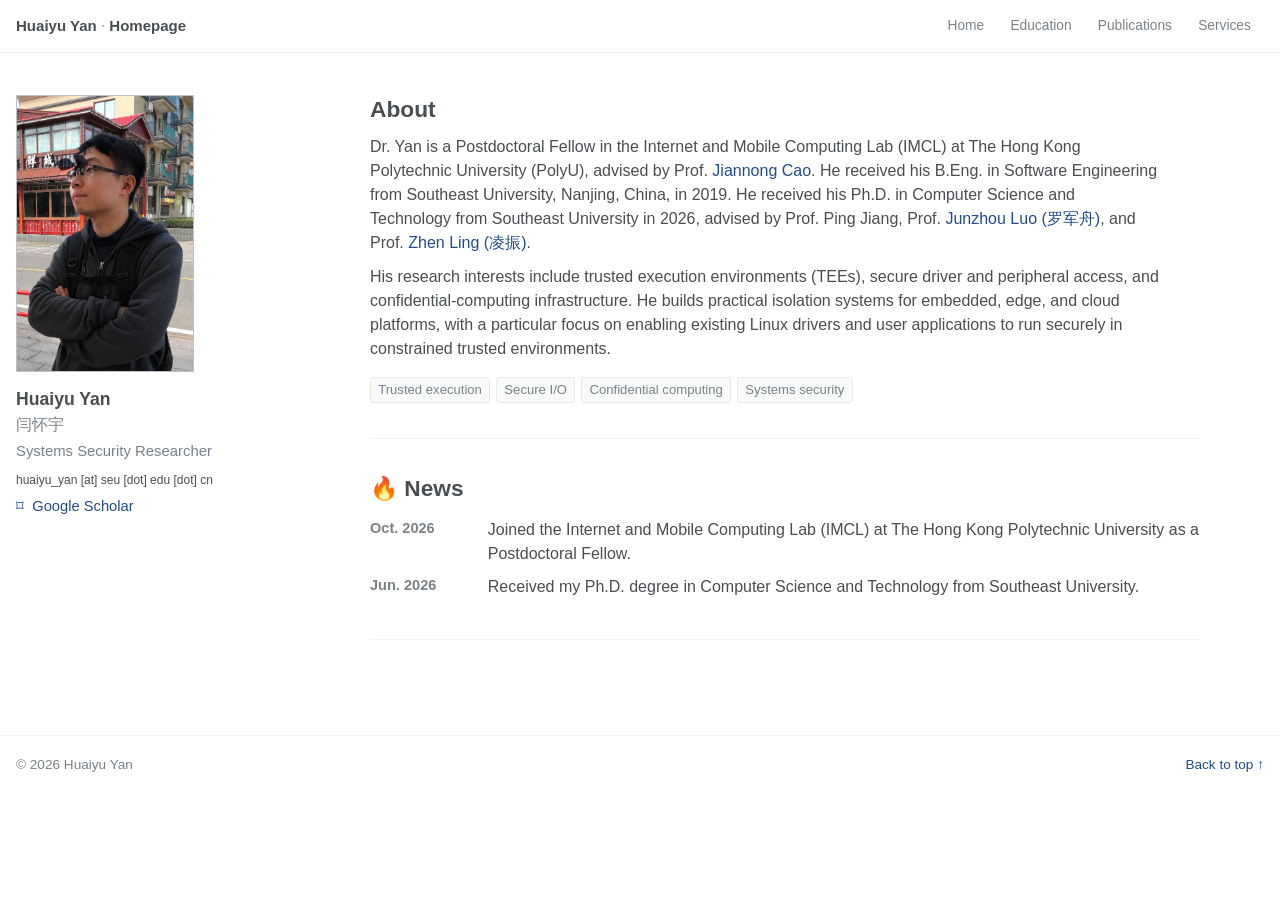
<file: index.html>
<!doctype html>
<html lang="en">
  <head>
    <meta charset="utf-8" />
    <meta name="viewport" content="width=device-width, initial-scale=1" />
    <meta name="description" content="Huaiyu Yan - systems security researcher working on trusted execution environments and confidential computing." />
    <title>Huaiyu Yan | Homepage</title>
    <link rel="icon" href="assets/favicon.svg" type="image/svg+xml" />
    <link rel="stylesheet" href="assets/styles.css" />
    <script defer src="assets/site.js"></script>
  </head>
  <body>
    <a class="skip-link" href="#main">Skip to content</a>
    <header class="site-header" id="top"><div class="shell nav-wrap"><a class="brand" href="index.html">Huaiyu Yan <span>·</span> Homepage</a><button class="menu-toggle" type="button" aria-expanded="false" aria-controls="site-nav"><span class="sr-only">Toggle navigation</span><span></span><span></span><span></span></button><nav id="site-nav" aria-label="Primary navigation"><a href="index.html" aria-current="page">Home</a><a href="education.html">Education</a><a href="publications.html">Publications</a><a href="service.html">Services</a></nav></div></header>
    <main class="shell page-layout" id="main">
      <aside class="profile-sidebar" aria-label="Profile"><img class="portrait" src="assets/casual.png" alt="Portrait of Huaiyu Yan" width="1004" height="1567" /><h1>Huaiyu Yan <img class="chinese-name" src="assets/name-zh.svg" alt="" /></h1><p class="role">Systems Security Researcher</p><ul class="profile-links"><li><img class="profile-email" src="assets/email-obfuscated.svg" alt="" /></li><li><a href="https://scholar.google.com/citations?hl=en&amp;user=aXt86dMAAAAJ" target="_blank" rel="noreferrer">⌑&nbsp; Google Scholar</a></li><li><a id="github-link" class="is-hidden" href="#" target="_blank" rel="noreferrer">⌘&nbsp; GitHub</a></li><li><a id="cv-link" class="is-hidden" href="#" target="_blank" rel="noreferrer">⇩&nbsp; Curriculum Vitae</a></li></ul></aside>
      <div class="content-column">
        <section class="content-section first-section" id="about" aria-labelledby="about-title"><h2 id="about-title">About</h2><p>Dr. Yan is a Postdoctoral Fellow in the Internet and Mobile Computing Lab (IMCL) at The Hong Kong Polytechnic University (PolyU), advised by Prof. <a href="https://www4.comp.polyu.edu.hk/~csjcao/" target="_blank" rel="noreferrer">Jiannong Cao</a>. He received his B.Eng. in Software Engineering from Southeast University, Nanjing, China, in 2019. He received his Ph.D. in Computer Science and Technology from Southeast University in 2026, advised by Prof. Ping Jiang, Prof. <a href="https://cs.seu.edu.cn/jluo/main.htm" target="_blank" rel="noreferrer">Junzhou Luo (罗军舟)</a>, and Prof. <a href="https://cse.seu.edu.cn/2019/0105/c23024a257511/page.htm" target="_blank" rel="noreferrer">Zhen Ling (凌振)</a>.</p><p>His research interests include trusted execution environments (TEEs), secure driver and peripheral access, and confidential-computing infrastructure. He builds practical isolation systems for embedded, edge, and cloud platforms, with a particular focus on enabling existing Linux drivers and user applications to run securely in constrained trusted environments.</p><div class="topic-row" aria-label="Research interests"><span>Trusted execution</span><span>Secure I/O</span><span>Confidential computing</span><span>Systems security</span></div></section>
        <section class="content-section home-news" id="news" aria-labelledby="news-title"><h2 id="news-title">🔥 News</h2><ul class="timeline"><li><time datetime="2026-10">Oct. 2026</time><span>Joined the Internet and Mobile Computing Lab (IMCL) at The Hong Kong Polytechnic University as a Postdoctoral Fellow.</span></li><li><time datetime="2026-06">Jun. 2026</time><span>Received my Ph.D. degree in Computer Science and Technology from Southeast University.</span></li></ul></section>
      </div>
    </main>
    <footer class="site-footer"><div class="shell"><p>© <span id="year"></span> Huaiyu Yan</p><a href="#top">Back to top ↑</a></div></footer>
  </body>
</html>
</file>
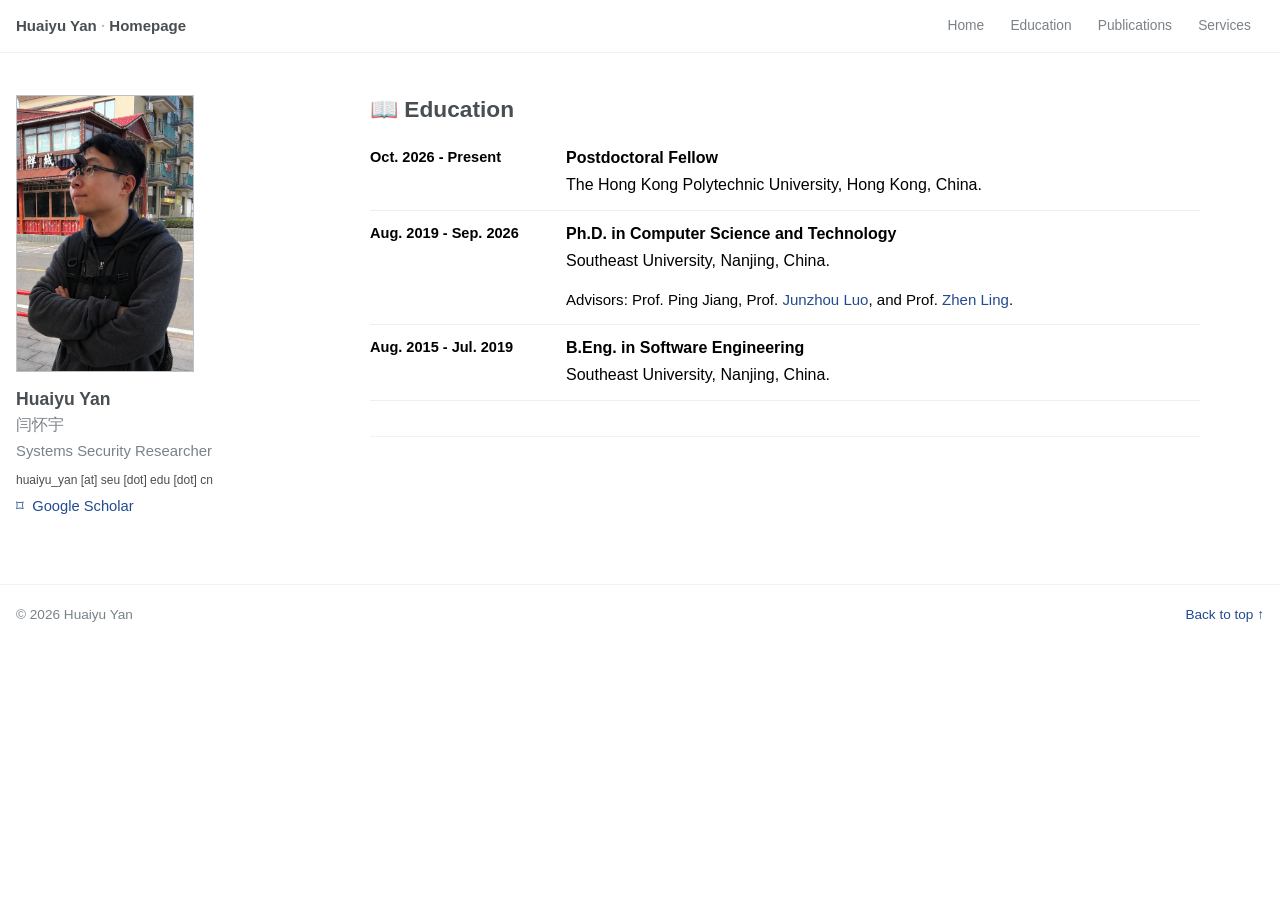
<file: education.html>
<!doctype html>
<html lang="en"><head><meta charset="utf-8" /><meta name="viewport" content="width=device-width, initial-scale=1" /><meta name="description" content="Education background of Huaiyu Yan." /><title>Huaiyu Yan | Education</title><link rel="icon" href="assets/favicon.svg" type="image/svg+xml" /><link rel="stylesheet" href="assets/styles.css" /><script defer src="assets/site.js"></script></head>
<body><a class="skip-link" href="#main">Skip to content</a><header class="site-header" id="top"><div class="shell nav-wrap"><a class="brand" href="index.html">Huaiyu Yan <span>·</span> Homepage</a><button class="menu-toggle" type="button" aria-expanded="false" aria-controls="site-nav"><span class="sr-only">Toggle navigation</span><span></span><span></span><span></span></button><nav id="site-nav" aria-label="Primary navigation"><a href="index.html">Home</a><a href="education.html" aria-current="page">Education</a><a href="publications.html">Publications</a><a href="service.html">Services</a></nav></div></header>
<main class="shell page-layout" id="main"><aside class="profile-sidebar" aria-label="Profile"><img class="portrait" src="assets/casual.png" alt="Portrait of Huaiyu Yan" width="1004" height="1567" /><h1>Huaiyu Yan <img class="chinese-name" src="assets/name-zh.svg" alt="" /></h1><p class="role">Systems Security Researcher</p><ul class="profile-links"><li><img class="profile-email" src="assets/email-obfuscated.svg" alt="" /></li><li><a href="https://scholar.google.com/citations?hl=en&amp;user=aXt86dMAAAAJ" target="_blank" rel="noreferrer">⌑&nbsp; Google Scholar</a></li><li><a id="github-link" class="is-hidden" href="#" target="_blank" rel="noreferrer">⌘&nbsp; GitHub</a></li><li><a id="cv-link" class="is-hidden" href="#" target="_blank" rel="noreferrer">⇩&nbsp; Curriculum Vitae</a></li></ul></aside>
<div class="content-column"><section class="content-section first-section" aria-labelledby="education-title"><h2 id="education-title">📖 Education</h2><div class="education-list"><article><p class="period">Oct. 2026 - Present</p><div><h3>Postdoctoral Fellow</h3><p class="institution">The Hong Kong Polytechnic University, Hong Kong, China.</p></div></article><article><p class="period">Aug. 2019 - Sep. 2026</p><div><h3>Ph.D. in Computer Science and Technology</h3><p class="institution">Southeast University, Nanjing, China.</p><p class="advisors">Advisors: Prof. Ping Jiang, Prof. <a href="https://cs.seu.edu.cn/jluo/main.htm" target="_blank" rel="noreferrer">Junzhou Luo</a>, and Prof. <a href="https://cse.seu.edu.cn/2019/0105/c23024a257511/page.htm" target="_blank" rel="noreferrer">Zhen Ling</a>.</p></div></article><article><p class="period">Aug. 2015 - Jul. 2019</p><div><h3>B.Eng. in Software Engineering</h3><p class="institution">Southeast University, Nanjing, China.</p></div></article></div></section></div></main>
<footer class="site-footer"><div class="shell"><p>© <span id="year"></span> Huaiyu Yan</p><a href="#top">Back to top ↑</a></div></footer></body></html>
</file>
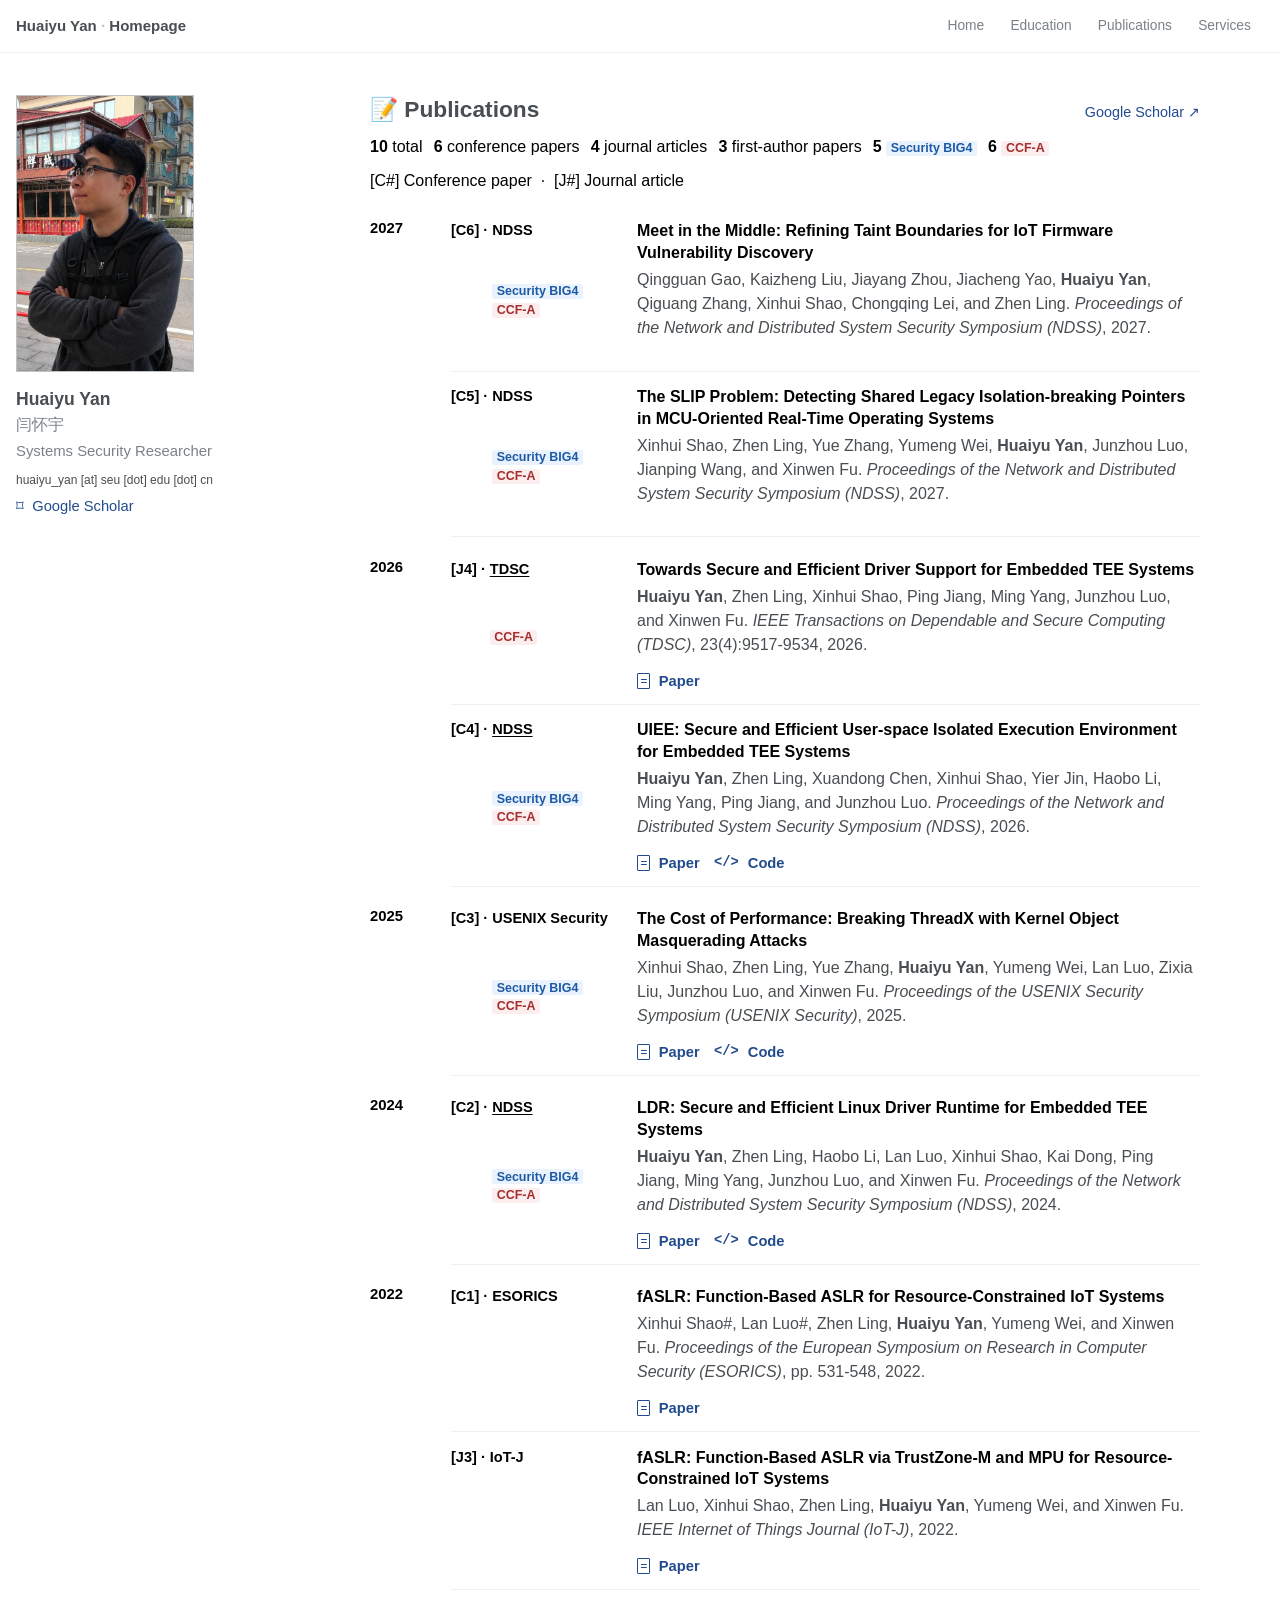
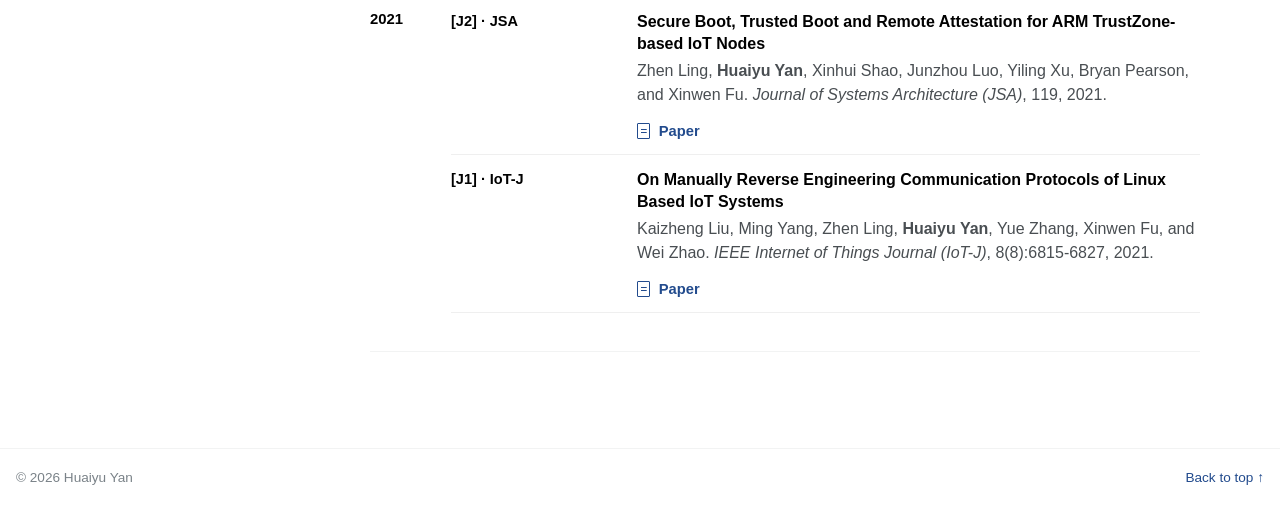
<file: publications.html>
<!doctype html>
<html lang="en">
  <head>
    <meta charset="utf-8" />
    <meta name="viewport" content="width=device-width, initial-scale=1" />
    <meta name="description" content="Publications by Huaiyu Yan." />
    <title>Huaiyu Yan | Publications</title>
    <link rel="icon" href="assets/favicon.svg" type="image/svg+xml" />
    <link rel="stylesheet" href="assets/styles.css" />
    <script defer src="assets/site.js"></script>
  </head>
  <body>
    <a class="skip-link" href="#main">Skip to content</a>
    <header class="site-header" id="top">
      <div class="shell nav-wrap">
        <a class="brand" href="index.html">Huaiyu Yan <span>·</span> Homepage</a>
        <button class="menu-toggle" type="button" aria-expanded="false" aria-controls="site-nav"><span class="sr-only">Toggle navigation</span><span></span><span></span><span></span></button>
        <nav id="site-nav" aria-label="Primary navigation">
          <a href="index.html">Home</a><a href="education.html">Education</a><a href="publications.html" aria-current="page">Publications</a><a href="service.html">Services</a>
        </nav>
      </div>
    </header>
    <main class="shell page-layout" id="main">
      <aside class="profile-sidebar" aria-label="Profile">
        <img class="portrait" src="assets/casual.png" alt="Portrait of Huaiyu Yan" width="1004" height="1567" />
        <h1>Huaiyu Yan <img class="chinese-name" src="assets/name-zh.svg" alt="" /></h1>
        <p class="role">Systems Security Researcher</p>
        <ul class="profile-links">
          <li><img class="profile-email" src="assets/email-obfuscated.svg" alt="" /></li>
          <li><a href="https://scholar.google.com/citations?hl=en&amp;user=aXt86dMAAAAJ" target="_blank" rel="noreferrer">⌑&nbsp; Google Scholar</a></li>
          <li><a id="github-link" class="is-hidden" href="#" target="_blank" rel="noreferrer">⌘&nbsp; GitHub</a></li>
          <li><a id="cv-link" class="is-hidden" href="#" target="_blank" rel="noreferrer">⇩&nbsp; Curriculum Vitae</a></li>
        </ul>
      </aside>
      <div class="content-column">
        <section class="content-section first-section" aria-labelledby="publications-title">
          <div class="section-heading"><h2 id="publications-title">📝 Publications</h2><a href="https://scholar.google.com/citations?hl=en&amp;user=aXt86dMAAAAJ" target="_blank" rel="noreferrer">Google Scholar ↗</a></div>
          <p class="publication-summary"><span><strong>10</strong> total</span><span><strong>6</strong> conference papers</span><span><strong>4</strong> journal articles</span><span><strong>3</strong> first-author papers</span><span><strong>5</strong> <span class="venue-badge summary-badge badge-security">Security BIG4</span></span><span><strong>6</strong> <span class="venue-badge summary-badge badge-ccf">CCF-A</span></span></p>
          <p class="publication-key">[C#] Conference paper &nbsp;·&nbsp; [J#] Journal article</p>
          <div class="publication-list">
            <section class="publication-year-group" aria-labelledby="year-2027"><h3 class="publication-year-label" id="year-2027">2027</h3><div class="year-publications">
              <article class="publication"><p class="venue"><span class="venue-prefix">[C6] ·</span><span class="venue-name">NDSS</span><span class="venue-badges"><span class="venue-badge badge-security">Security BIG4</span><span class="venue-badge badge-ccf">CCF-A</span></span></p><div><h3>Meet in the Middle: Refining Taint Boundaries for IoT Firmware Vulnerability Discovery</h3><p>Qingguan Gao, Kaizheng Liu, Jiayang Zhou, Jiacheng Yao, <strong>Huaiyu Yan</strong>, Qiguang Zhang, Xinhui Shao, Chongqing Lei, and Zhen Ling. <em>Proceedings of the Network and Distributed System Security Symposium (NDSS)</em>, 2027.</p></div></article>
              <article class="publication"><p class="venue"><span class="venue-prefix">[C5] ·</span><span class="venue-name">NDSS</span><span class="venue-badges"><span class="venue-badge badge-security">Security BIG4</span><span class="venue-badge badge-ccf">CCF-A</span></span></p><div><h3>The SLIP Problem: Detecting Shared Legacy Isolation-breaking Pointers in MCU-Oriented Real-Time Operating Systems</h3><p>Xinhui Shao, Zhen Ling, Yue Zhang, Yumeng Wei, <strong>Huaiyu Yan</strong>, Junzhou Luo, Jianping Wang, and Xinwen Fu. <em>Proceedings of the Network and Distributed System Security Symposium (NDSS)</em>, 2027.</p></div></article>
            </div></section>
            <section class="publication-year-group" aria-labelledby="year-2026"><h3 class="publication-year-label" id="year-2026">2026</h3><div class="year-publications">
              <article class="publication"><p class="venue"><span class="venue-prefix">[J4] ·</span><span class="venue-name first-author-venue">TDSC</span><span class="venue-badges"><span class="venue-badge badge-ccf">CCF-A</span></span></p><div><h3>Towards Secure and Efficient Driver Support for Embedded TEE Systems</h3><p><strong>Huaiyu Yan</strong>, Zhen Ling, Xinhui Shao, Ping Jiang, Ming Yang, Junzhou Luo, and Xinwen Fu. <em>IEEE Transactions on Dependable and Secure Computing (TDSC)</em>, 23(4):9517-9534, 2026.</p><p class="paper-actions"><a href="https://ieeexplore.ieee.org/document/11520890/" target="_blank" rel="noreferrer" aria-label="Open publisher page: Towards Secure and Efficient Driver Support for Embedded TEE Systems">Paper ↗</a></p></div></article>
              <article class="publication"><p class="venue"><span class="venue-prefix">[C4] ·</span><span class="venue-name first-author-venue">NDSS</span><span class="venue-badges"><span class="venue-badge badge-security">Security BIG4</span><span class="venue-badge badge-ccf">CCF-A</span></span></p><div><h3>UIEE: Secure and Efficient User-space Isolated Execution Environment for Embedded TEE Systems</h3><p><strong>Huaiyu Yan</strong>, Zhen Ling, Xuandong Chen, Xinhui Shao, Yier Jin, Haobo Li, Ming Yang, Ping Jiang, and Junzhou Luo. <em>Proceedings of the Network and Distributed System Security Symposium (NDSS)</em>, 2026.</p><p class="paper-actions"><a href="https://www.ndss-symposium.org/wp-content/uploads/2026-s208-paper.pdf" target="_blank" rel="noreferrer" aria-label="Open PDF: UIEE">PDF ↗</a><a class="source-code-link" href="https://github.com/SparkYHY/UIEE" target="_blank" rel="noreferrer" aria-label="Open source code: UIEE">Code</a></p></div></article>
            </div></section>
            <section class="publication-year-group" aria-labelledby="year-2025"><h3 class="publication-year-label" id="year-2025">2025</h3><div class="year-publications">
              <article class="publication"><p class="venue"><span class="venue-prefix">[C3] ·</span><span class="venue-name">USENIX Security</span><span class="venue-badges"><span class="venue-badge badge-security">Security BIG4</span><span class="venue-badge badge-ccf">CCF-A</span></span></p><div><h3>The Cost of Performance: Breaking ThreadX with Kernel Object Masquerading Attacks</h3><p>Xinhui Shao, Zhen Ling, Yue Zhang, <strong>Huaiyu Yan</strong>, Yumeng Wei, Lan Luo, Zixia Liu, Junzhou Luo, and Xinwen Fu. <em>Proceedings of the USENIX Security Symposium (USENIX Security)</em>, 2025.</p><p class="paper-actions"><a href="https://www.usenix.org/system/files/usenixsecurity25-shao.pdf" target="_blank" rel="noreferrer" aria-label="Open PDF: The Cost of Performance">PDF ↗</a><a class="source-code-link" href="https://zenodo.org/records/14754680" target="_blank" rel="noreferrer" aria-label="Open source code: The Cost of Performance">Code</a></p></div></article>
            </div></section>
            <section class="publication-year-group" aria-labelledby="year-2024"><h3 class="publication-year-label" id="year-2024">2024</h3><div class="year-publications">
              <article class="publication"><p class="venue"><span class="venue-prefix">[C2] ·</span><span class="venue-name first-author-venue">NDSS</span><span class="venue-badges"><span class="venue-badge badge-security">Security BIG4</span><span class="venue-badge badge-ccf">CCF-A</span></span></p><div><h3>LDR: Secure and Efficient Linux Driver Runtime for Embedded TEE Systems</h3><p><strong>Huaiyu Yan</strong>, Zhen Ling, Haobo Li, Lan Luo, Xinhui Shao, Kai Dong, Ping Jiang, Ming Yang, Junzhou Luo, and Xinwen Fu. <em>Proceedings of the Network and Distributed System Security Symposium (NDSS)</em>, 2024.</p><p class="paper-actions"><a href="https://www.ndss-symposium.org/wp-content/uploads/2024-9-paper.pdf" target="_blank" rel="noreferrer" aria-label="Open PDF: LDR">PDF ↗</a><a class="source-code-link" href="https://github.com/SparkYHY/Linux-Driver-Runtime" target="_blank" rel="noreferrer" aria-label="Open source code: LDR">Code</a></p></div></article>
            </div></section>
            <section class="publication-year-group" aria-labelledby="year-2022"><h3 class="publication-year-label" id="year-2022">2022</h3><div class="year-publications">
              <article class="publication"><p class="venue"><span class="venue-prefix">[C1] ·</span><span class="venue-name">ESORICS</span></p><div><h3>fASLR: Function-Based ASLR for Resource-Constrained IoT Systems</h3><p>Xinhui Shao#, Lan Luo#, Zhen Ling, <strong>Huaiyu Yan</strong>, Yumeng Wei, and Xinwen Fu. <em>Proceedings of the European Symposium on Research in Computer Security (ESORICS)</em>, pp. 531-548, 2022.</p><p class="paper-actions"><a href="https://link.springer.com/chapter/10.1007/978-3-031-17146-8_26" target="_blank" rel="noreferrer" aria-label="Open publisher page: fASLR for Resource-Constrained IoT Systems">Paper ↗</a></p></div></article>
              <article class="publication"><p class="venue"><span class="venue-prefix">[J3] ·</span><span class="venue-name">IoT-J</span></p><div><h3>fASLR: Function-Based ASLR via TrustZone-M and MPU for Resource-Constrained IoT Systems</h3><p>Lan Luo, Xinhui Shao, Zhen Ling, <strong>Huaiyu Yan</strong>, Yumeng Wei, and Xinwen Fu. <em>IEEE Internet of Things Journal (IoT-J)</em>, 2022.</p><p class="paper-actions"><a href="https://ieeexplore.ieee.org/ielam/6488907/9881201/9828021-aam.pdf" target="_blank" rel="noreferrer" aria-label="Open PDF: fASLR via TrustZone-M and MPU">PDF ↗</a></p></div></article>
            </div></section>
            <section class="publication-year-group" aria-labelledby="year-2021"><h3 class="publication-year-label" id="year-2021">2021</h3><div class="year-publications">
              <article class="publication"><p class="venue"><span class="venue-prefix">[J2] ·</span><span class="venue-name">JSA</span></p><div><h3>Secure Boot, Trusted Boot and Remote Attestation for ARM TrustZone-based IoT Nodes</h3><p>Zhen Ling, <strong>Huaiyu Yan</strong>, Xinhui Shao, Junzhou Luo, Yiling Xu, Bryan Pearson, and Xinwen Fu. <em>Journal of Systems Architecture (JSA)</em>, 119, 2021.</p><p class="paper-actions"><a href="https://www.sciencedirect.com/science/article/pii/S1383762121001661" target="_blank" rel="noreferrer" aria-label="Open publisher page: Secure Boot, Trusted Boot and Remote Attestation for ARM TrustZone-based IoT Nodes">Paper ↗</a></p></div></article>
              <article class="publication"><p class="venue"><span class="venue-prefix">[J1] ·</span><span class="venue-name">IoT-J</span></p><div><h3>On Manually Reverse Engineering Communication Protocols of Linux Based IoT Systems</h3><p>Kaizheng Liu, Ming Yang, Zhen Ling, <strong>Huaiyu Yan</strong>, Yue Zhang, Xinwen Fu, and Wei Zhao. <em>IEEE Internet of Things Journal (IoT-J)</em>, 8(8):6815-6827, 2021.</p><p class="paper-actions"><a href="https://ieeexplore.ieee.org/ielam/6488907/9398162/9249434-aam.pdf" target="_blank" rel="noreferrer" aria-label="Open PDF: On Manually Reverse Engineering Communication Protocols of Linux Based IoT Systems">PDF ↗</a></p></div></article>
            </div></section>
          </div>
        </section>
      </div>
    </main>
    <footer class="site-footer"><div class="shell"><p>© <span id="year"></span> Huaiyu Yan</p><a href="#top">Back to top ↑</a></div></footer>
  </body>
</html>
</file>
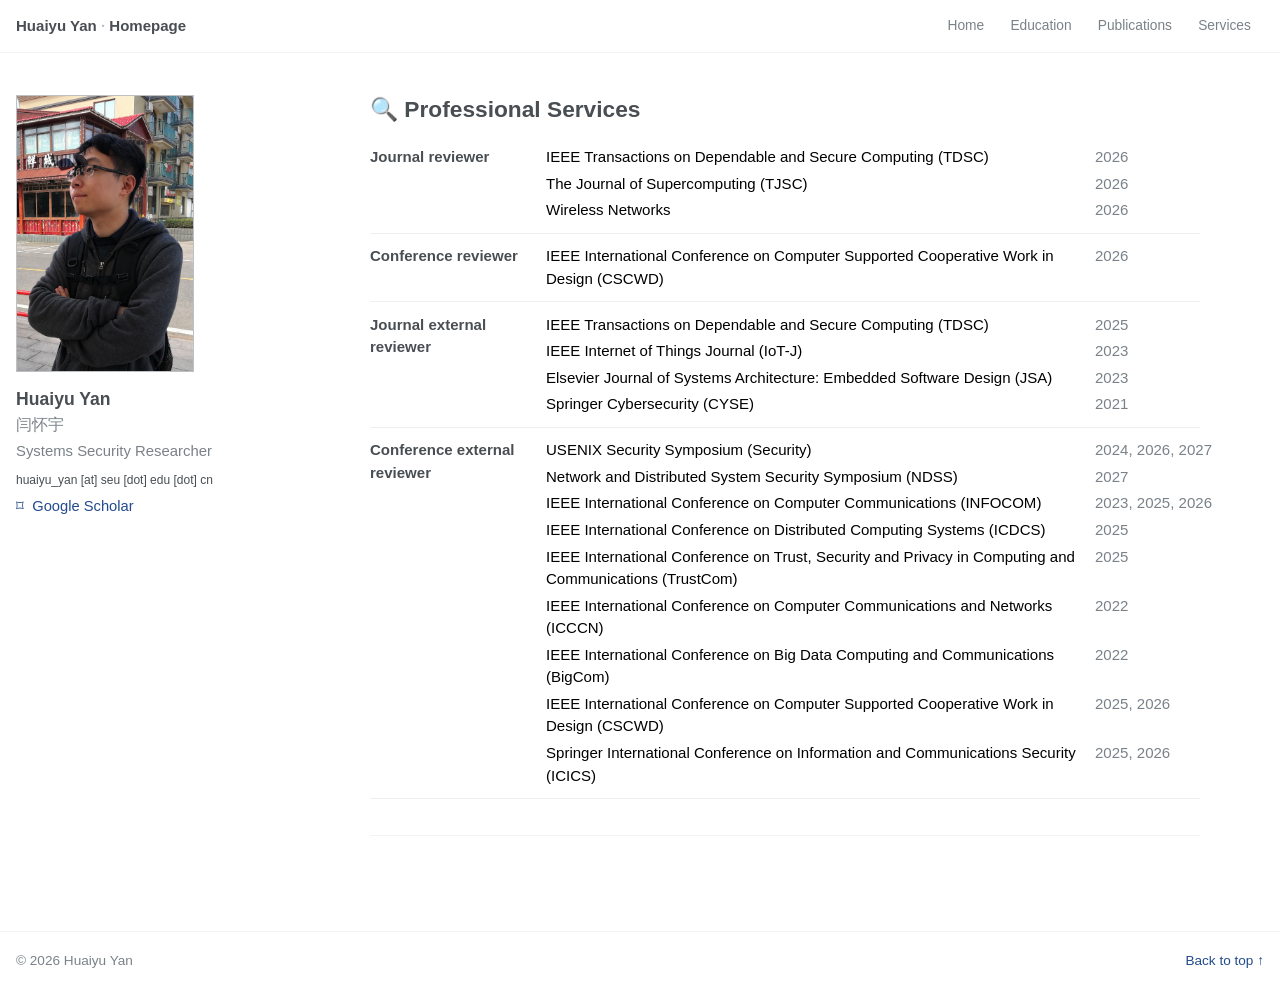
<file: service.html>
<!doctype html>
<html lang="en">

<head>
	<meta charset="utf-8" />
	<meta name="viewport" content="width=device-width, initial-scale=1" />
	<meta name="description" content="Professional services by Huaiyu Yan." />
	<title>Huaiyu Yan | Services</title>
	<link rel="icon" href="assets/favicon.svg" type="image/svg+xml" />
	<link rel="stylesheet" href="assets/styles.css" />
	<script defer src="assets/site.js"></script>
</head>

<body>
	<a class="skip-link" href="#main">Skip to content</a>
	<header class="site-header" id="top">
		<div class="shell nav-wrap">
			<a class="brand" href="index.html">Huaiyu Yan <span>·</span> Homepage</a>
			<button class="menu-toggle" type="button" aria-expanded="false" aria-controls="site-nav"><span
					class="sr-only">Toggle
					navigation</span><span></span><span></span><span></span></button>
			<nav id="site-nav" aria-label="Primary navigation"><a href="index.html">Home</a><a
					href="education.html">Education</a><a
					href="publications.html">Publications</a><a href="service.html"
					aria-current="page">Services</a></nav>
		</div>
	</header>
	<main class="shell page-layout" id="main">
		<aside class="profile-sidebar" aria-label="Profile">
			<img class="portrait" src="assets/casual.png" alt="Portrait of Huaiyu Yan" width="1004" height="1567" />
			<h1>Huaiyu Yan <img class="chinese-name" src="assets/name-zh.svg" alt="" /></h1>
			<p class="role">Systems Security Researcher</p>
			<ul class="profile-links">
				<li><img class="profile-email" src="assets/email-obfuscated.svg" alt="" /></li>
				<li><a href="https://scholar.google.com/citations?hl=en&amp;user=aXt86dMAAAAJ"
						target="_blank" rel="noreferrer">⌑&nbsp; Google Scholar</a></li>
				<li><a id="github-link" class="is-hidden" href="#" target="_blank"
						rel="noreferrer">⌘&nbsp; GitHub</a></li>
				<li><a id="cv-link" class="is-hidden" href="#" target="_blank" rel="noreferrer">⇩&nbsp;
						Curriculum Vitae</a></li>
			</ul>
		</aside>
		<div class="content-column">
			<section class="content-section first-section" aria-labelledby="service-title">
				<h2 id="service-title">🔍 Professional Services</h2>
				<ul class="detail-list">
					<li><strong>Journal reviewer</strong><span class="service-venues">
						<span class="service-venue-row"><time>2026</time><span>IEEE Transactions on Dependable and Secure Computing (TDSC)</span></span>
						<span class="service-venue-row"><time>2026</time><span>The Journal of Supercomputing (TJSC)</span></span>
						<span class="service-venue-row"><time>2026</time><span>Wireless Networks</span></span>
					</span></li>
					<li><strong>Conference reviewer</strong><span class="service-venues">
						<span class="service-venue-row"><time>2026</time><span>IEEE International Conference on Computer Supported Cooperative Work in Design (CSCWD)</span></span>
					</span></li>
					<li><strong>Journal external reviewer</strong><span class="service-venues">
						<span class="service-venue-row"><time>2025</time><span>IEEE Transactions on Dependable and Secure Computing (TDSC)</span></span>
						<span class="service-venue-row"><time>2023</time><span>IEEE Internet of Things Journal (IoT-J)</span></span>
						<span class="service-venue-row"><time>2023</time><span>Elsevier Journal of Systems Architecture: Embedded Software Design (JSA)</span></span>
						<span class="service-venue-row"><time>2021</time><span>Springer Cybersecurity (CYSE)</span></span>
					</span></li>
					<li><strong>Conference external reviewer</strong><span class="service-venues">
						<span class="service-venue-row"><time>2024, 2026, 2027</time><span>USENIX Security Symposium (Security)</span></span>
						<span class="service-venue-row"><time>2027</time><span>Network and Distributed System Security Symposium (NDSS)</span></span>
						<span class="service-venue-row"><time>2023, 2025, 2026</time><span>IEEE International Conference on Computer Communications (INFOCOM)</span></span>
						<span class="service-venue-row"><time>2025</time><span>IEEE International Conference on Distributed Computing Systems (ICDCS)</span></span>
						<span class="service-venue-row"><time>2025</time><span>IEEE International Conference on Trust, Security and Privacy in Computing and Communications (TrustCom)</span></span>
						<span class="service-venue-row"><time>2022</time><span>IEEE International Conference on Computer Communications and Networks (ICCCN)</span></span>
						<span class="service-venue-row"><time>2022</time><span>IEEE International Conference on Big Data Computing and Communications (BigCom)</span></span>
						<span class="service-venue-row"><time>2025, 2026</time><span>IEEE International Conference on Computer Supported Cooperative Work in Design (CSCWD)</span></span>
						<span class="service-venue-row"><time>2025, 2026</time><span>Springer International Conference on Information and Communications Security (ICICS)</span></span>
					</span></li>
				</ul>
			</section>
		</div>
	</main>
	<footer class="site-footer">
		<div class="shell">
			<p>© <span id="year"></span> Huaiyu Yan</p><a href="#top">Back to top ↑</a>
		</div>
	</footer>
</body>

</html>
</file>
<file: assets/styles.css>
:root { --ink:#494e52; --muted:#7a8288; --paper:#fff; --line:#f2f3f3; --accent:#224b8d; --accent-hover:#1b3c71; --serif:"Trebuchet MS",Helvetica,Arial,sans-serif; --sans:"Trebuchet MS",Helvetica,Arial,sans-serif; }
* { box-sizing:border-box; }
html { scroll-behavior:smooth; background:#fff; }
body { margin:0; color:var(--ink); background:var(--paper); font-family:var(--sans); font-size:16px; line-height:1.5; }
a { color:var(--accent); text-decoration:none; }
a:hover { color:var(--accent-hover); text-decoration:underline; }
.shell { width:min(1280px, calc(100% - 32px)); margin:0 auto; }
.sr-only { position:absolute; width:1px; height:1px; overflow:hidden; clip:rect(0,0,0,0); white-space:nowrap; }
.skip-link { position:fixed; top:-4rem; left:1rem; z-index:100; padding:0.7rem 1rem; color:#fff; background:#7a8288; }
.skip-link:focus { top:1rem; }

.site-header { position:sticky; top:0; z-index:20; border-bottom:1px solid var(--line); background:rgba(255,255,255,.98); }
.nav-wrap { min-height:52px; display:flex; align-items:center; gap:1rem; }
.brand { margin-right:auto; color:var(--ink); font-size:0.94rem; font-weight:700; text-decoration:none; white-space:nowrap; }
.brand span { color:#bdc1c4; }
nav { display:flex; align-items:center; }
nav a { position:relative; display:block; margin:0 0.82rem; padding:0.9rem 0; color:var(--muted); font-size:0.86rem; text-decoration:none; }
nav a::after { content:""; position:absolute; right:0; bottom:0; left:0; height:3px; background:#bdc1c4; transform:scaleX(0); transition:transform .18s ease; }
nav a:hover { color:#5c6266; text-decoration:none; }
nav a:hover::after { transform:scaleX(1); }
.menu-toggle { display:none; border:0; padding:0.45rem; background:#7a8288; }
.menu-toggle span:not(.sr-only) { display:block; width:19px; height:2px; margin:3px; background:#fff; }

.page-layout { display:grid; grid-template-columns:minmax(245px,310px) minmax(0,830px); gap:44px; align-items:start; padding:42px 0 60px; }
.profile-sidebar { position:sticky; top:76px; padding:0 14px 0 0; }
.portrait { display:block; width:178px; height:auto; margin:0 0 1.1rem; border:1px solid #bdc1c4; }
.profile-sidebar h1 { margin:0 0 0.2rem; color:var(--ink); font-family:var(--sans); font-size:1.1rem; line-height:1.25; font-weight:700; }
.profile-sidebar h1 span { display:block; color:var(--muted); font-size:0.9rem; font-weight:400; }
.chinese-name { display:block; width:72px; height:22px; margin-top:0.1rem; }
.role { margin:0.35rem 0 0; color:var(--muted); font-size:0.93rem; }
.affiliation { margin:0.8rem 0; color:var(--ink); font-size:0.94rem; }
.profile-links { padding:0; margin:0; list-style:none; }
.profile-links li { margin:0.45rem 0; font-size:0.92rem; }
.profile-email { display:block; width:272px; height:18px; }
.is-hidden { display:none; }

.content-column { min-width:0; }
.content-section { padding:0 0 2.2rem; margin:0 0 2.2rem; border-bottom:1px solid var(--line); scroll-margin-top:70px; }
.first-section { padding-top:0; }
.section-tag { display:none; }
h2,h3,p { margin-top:0; }
h2 { margin:0 0 0.72rem; color:var(--ink); font-family:var(--sans); font-size:1.42rem; font-weight:700; line-height:1.25; }
h3 { margin:0 0 0.32rem; color:var(--ink); font-size:1rem; line-height:1.36; }
.content-section > p:not(.section-tag) { max-width:790px; margin-bottom:0.6rem; }
.topic-row { display:flex; flex-wrap:wrap; gap:0.38rem; margin-top:1rem; }
.topic-row span { padding:0.14rem 0.45rem; color:var(--muted); background:#f8f9f9; border:1px solid #e7e9ea; border-radius:3px; font-size:0.82rem; }

.timeline { padding:0; margin:0; list-style:none; }
.timeline li { display:grid; grid-template-columns:105px 1fr; gap:0.8rem; padding:0.28rem 0; }
.timeline time,.venue,.period { color:var(--muted); font-size:0.91rem; font-weight:700; white-space:nowrap; }
.section-heading { display:flex; align-items:baseline; justify-content:space-between; gap:1rem; }
.section-heading > a { font-size:0.9rem; white-space:nowrap; }
.publication-summary { display:flex; flex-wrap:wrap; gap:0.2rem 0.7rem; margin:0 0 0.42rem; color:#000; font-size:1rem; }
.publication-summary strong { color:#000; }
.publication-key { color:#000; }
.publication-list { margin-top:0.3rem; }
.publication-year-group { display:grid; grid-template-columns:65px minmax(0,1fr); gap:1rem; padding:0.22rem 0; }
.publication-year-label { margin:0.78rem 0 0; color:#000; font-size:0.93rem; font-weight:700; }
.publication { display:grid; grid-template-columns:170px 1fr; gap:1rem; padding:0.92rem 0; border-bottom:1px solid #efefef; }
.publication .venue { display:grid; grid-template-columns:max-content minmax(0,1fr); column-gap:0.3rem; margin:0; white-space:normal; }
.venue-prefix { grid-column:1; white-space:nowrap; }
.venue-name { grid-column:2; min-width:0; white-space:nowrap; }
.first-author-venue { text-decoration:underline; text-underline-offset:0.12em; }
.venue-badges { display:flex; flex-direction:column; align-items:flex-start; grid-column:2; gap:0.22rem; margin-top:0.25rem; }
.venue-badge { align-self:flex-start; display:inline-block; padding:0.08rem 0.28rem; border-radius:3px; font-size:0.78rem; font-weight:700; line-height:1; white-space:nowrap; }
.badge-security { color:#1d5aa6; background:#eaf2fd; }
.badge-ccf { color:#a52e2e; background:#fceeee; }
.publication .venue,.publication h3 { color:#000; }
.publication h3 { margin:0 0 0.25rem; font-size:1rem; font-weight:700; }
.publication .paper-actions,.source-note { margin:0; color:#4a4a4a; font-size:0.93rem; line-height:1.48; }
.publication .paper-actions { display:flex; align-items:center; gap:0.9rem; margin:0.42rem 0 0; font-size:0.92rem; line-height:1; }
.paper-actions a { display:inline-flex; align-items:center; gap:0.28rem; color:#224b8d; font-size:0; font-weight:700; text-decoration:none; }
.paper-actions a::before { content:""; box-sizing:border-box; display:block; width:0.8rem; height:1rem; border:1.25px solid currentColor; border-radius:1px; background:linear-gradient(currentColor,currentColor) center 40% / 52% 1px no-repeat,linear-gradient(currentColor,currentColor) center 64% / 52% 1px no-repeat; }
.paper-actions a::after { content:"Paper"; font-size:0.92rem; }
.paper-actions a + a { margin-left:0; }
.paper-actions .source-code-link::before { content:"</>"; display:block; width:auto; height:auto; border:0; border-radius:0; background:none; font-family:ui-monospace, SFMono-Regular, Menlo, monospace; font-size:0.86rem; line-height:1; }
.paper-actions .source-code-link::after { content:"Code"; }
.paper-actions a:hover,.paper-actions a:focus-visible { text-decoration:underline; text-underline-offset:0.16em; }
.source-note { margin-top:0.7rem; color:var(--muted); font-size:0.85rem; }
.project-list,.education-list { margin-top:0.3rem; }
.project-list article,.education-list article { display:grid; grid-template-columns:125px 1fr; gap:1rem; padding:0.78rem 0; border-bottom:1px solid #efefef; }
.education-list article { grid-template-columns:180px minmax(0,1fr); }
.project-list .period,.education-list .period { margin:0; }
.project-list h3,.education-list h3 { margin-bottom:0.25rem; font-size:1rem; font-weight:700; }
.project-list p:last-child,.education-list p:last-child { margin:0; color:#4a4a4a; font-size:0.94rem; }
.education-list .period,.education-list h3,.education-list p,.education-list p:last-child { color:#000; }
.education-list p.institution { font-size:1rem; }
.education-list .advisors { margin-top:0.25rem; }
.detail-list { padding:0; margin:0; list-style:none; }
.detail-list li { display:grid; grid-template-columns:160px 1fr; gap:1rem; padding:0.7rem 0; border-bottom:1px solid #efefef; }
.detail-list strong { color:var(--ink); font-size:0.94rem; }
.detail-list span { color:#4a4a4a; font-size:0.94rem; }
.service-venues { display:grid; gap:0.25rem; }
.service-venue-row { display:grid; grid-template-columns:minmax(0,1fr) 105px; gap:1rem; }
.service-venue-row > span { grid-column:1; grid-row:1; color:#000; }
.service-venue-row time { grid-column:2; grid-row:1; color:var(--muted); text-align:left; white-space:nowrap; }
.contact { margin-bottom:0; border-bottom:0; }
.email-link { font-size:1rem; }
.site-footer { padding:1.2rem 0; border-top:1px solid var(--line); color:var(--muted); font-size:0.85rem; }
.site-footer .shell { display:flex; justify-content:space-between; gap:1rem; }
.site-footer p { margin:0; }

@media (max-width:980px) { .page-layout { grid-template-columns:230px minmax(0,1fr); gap:30px; } .portrait { width:145px; } nav a { margin:0 0.48rem; } }
@media (max-width:720px) {
  .shell { width:min(100% - 28px,1280px); }
  .nav-wrap { min-height:50px; }
  .brand { font-size:0.85rem; }
  .menu-toggle { display:block; margin-left:auto; }
  nav { position:absolute; top:50px; left:0; right:0; display:none; padding:0.35rem 14px 0.6rem; flex-direction:column; align-items:stretch; border-bottom:1px solid var(--line); background:#fff; }
  nav.open { display:flex; }
  nav a { margin:0; padding:0.5rem 0; font-size:0.93rem; }
  nav a::after { display:none; }
  .page-layout { display:block; padding:28px 0 40px; }
  .profile-sidebar { position:static; display:grid; grid-template-columns:92px 1fr; column-gap:1rem; align-items:center; padding:0 0 1.5rem; margin-bottom:1.8rem; border-bottom:1px solid var(--line); }
  .portrait { width:90px; margin:0; grid-row:span 2; }
  .profile-sidebar h1 { font-size:1.05rem; }
  .chinese-name { width:64px; height:auto; margin-top:0.05rem; }
  .role { margin:0.25rem 0 0; }
  .affiliation { margin:0.25rem 0 0; font-size:0.86rem; }
  .profile-links { grid-column:1 / -1; display:flex; flex-wrap:wrap; gap:0.35rem 1rem; margin-top:0.85rem; }
  .profile-links li { margin:0; }
  .profile-email { width:226px; height:auto; }
  .content-section { padding-bottom:1.8rem; margin-bottom:1.8rem; }
  h2 { font-size:1.28rem; }
  .timeline li,.publication,.project-list article,.education-list article,.detail-list li { grid-template-columns:1fr; gap:0.22rem; }
  .publication-year-group { grid-template-columns:1fr; gap:0; }
  .publication-year-label { margin:0.75rem 0 0.15rem; }
  .section-heading { display:block; }
  .section-heading > a { display:inline-block; margin:-0.25rem 0 0.7rem; }
  .site-footer .shell { flex-direction:column; }
}
@media (prefers-reduced-motion:reduce) { html { scroll-behavior:auto; } nav a::after { transition:none; } }
</file>
